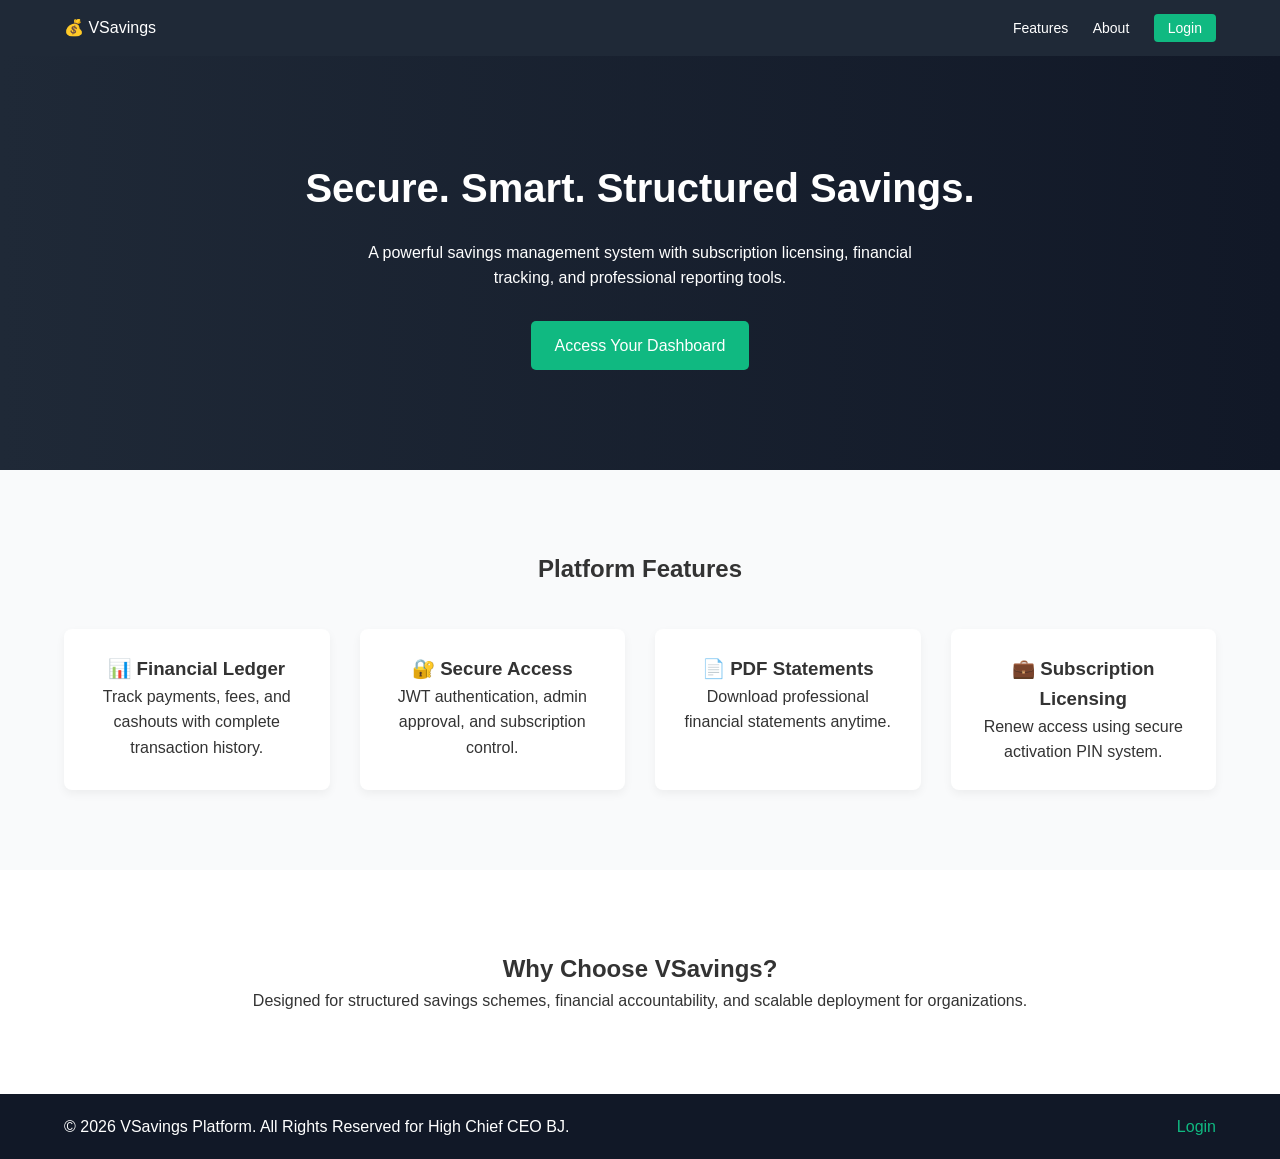
<file: frontend/index.html>
<!DOCTYPE html>
<html lang="en">
<head>
    <meta charset="UTF-8">
    <title>Secure Savings Platform</title>
    <meta name="viewport" content="width=device-width, initial-scale=1.0">
    <link rel="stylesheet" href="/frontend/css/style.css">
</head>
<body>

    <!-- NAVIGATION -->
    <header class="navbar">
        <div class="container nav-flex">
            <div class="logo">💰 VSavings</div>
            <nav>
                <a href="#features">Features</a>
                <a href="#about">About</a>
                <a href="login.html" class="btn-login">Login</a>
            </nav>
        </div>
    </header>

    <!-- HERO SECTION -->
    <section class="hero">
        <div class="container hero-content">
            <h1>Secure. Smart. Structured Savings.</h1>
            <p>
                A powerful savings management system with subscription licensing,
                financial tracking, and professional reporting tools.
            </p>
            <a href="login.html" class="btn-primary">Access Your Dashboard</a>
        </div>
    </section>

    <!-- FEATURES -->
    <section class="features" id="features">
        <div class="container">
            <h2>Platform Features</h2>
            <div class="feature-grid">

                <div class="feature-card">
                    <h3>📊 Financial Ledger</h3>
                    <p>Track payments, fees, and cashouts with complete transaction history.</p>
                </div>

                <div class="feature-card">
                    <h3>🔐 Secure Access</h3>
                    <p>JWT authentication, admin approval, and subscription control.</p>
                </div>

                <div class="feature-card">
                    <h3>📄 PDF Statements</h3>
                    <p>Download professional financial statements anytime.</p>
                </div>

                <div class="feature-card">
                    <h3>💼 Subscription Licensing</h3>
                    <p>Renew access using secure activation PIN system.</p>
                </div>

            </div>
        </div>
    </section>

    <!-- ABOUT -->
    <section class="about" id="about">
        <div class="container">
            <h2>Why Choose VSavings?</h2>
            <p>
                Designed for structured savings schemes, financial accountability,
                and scalable deployment for organizations.
            </p>
        </div>
    </section>

    <!-- FOOTER -->
    <footer>
        <div class="container footer-flex">
            <p>© 2026 VSavings Platform. All Rights Reserved for High Chief CEO BJ.</p>
            <a href="login.html">Login</a>
        </div>
    </footer>

</body>
</html>
</file>
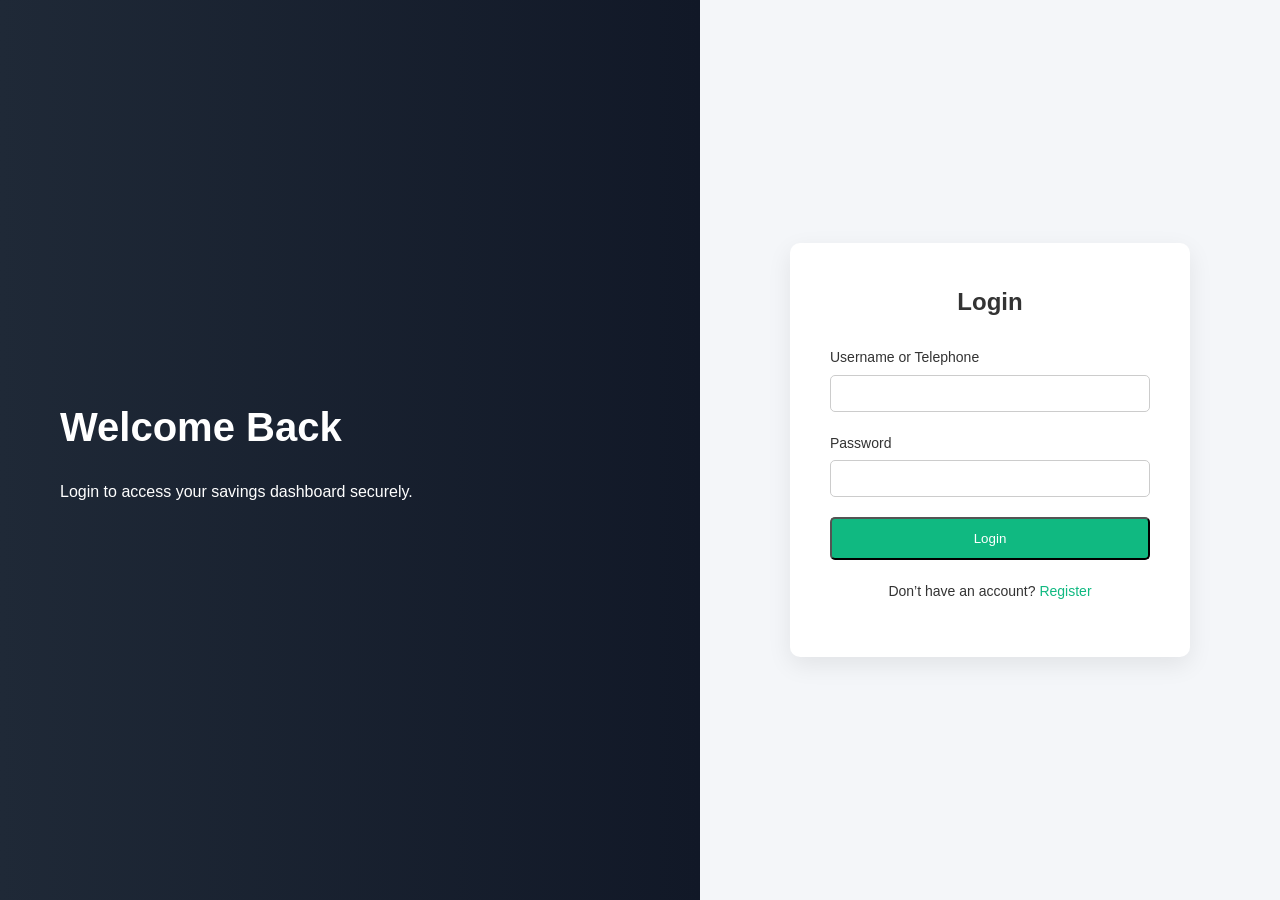
<file: frontend/cashout.html>
<!DOCTYPE html>

<html lang="en">
<head>
    <meta charset="UTF-8">
    <title>Cashout | VSavings</title>
    <meta name="viewport" content="width=device-width, initial-scale=1.0">
    <link rel="stylesheet" href="css/style.css">
</head>
<body>

<div class="dashboard-wrapper">

```
<!-- SIDEBAR -->
<aside class="sidebar">
    <div class="sidebar-logo">💰 VSavings</div>

    <nav class="sidebar-nav">
        <a href="dashboard.html">Dashboard</a>
        <a href="make-payment.html">Make Payment</a>
        <a href="cashout.html" class="active">Cashout</a>
        <a href="transactions.html">Transaction History</a>
        <a href="profile.html">Profile</a>
        <a href="subscription.html">Subscription</a>
        <a href="#" id="logoutBtn">Logout</a>
    </nav>
</aside>

<!-- MAIN CONTENT -->
<div class="main-content">

    <header class="topbar">
        <h2>Request Cashout</h2>
    </header>

    <section class="cashout-section">

        <!-- BALANCE CARD -->
        <div class="balance-card">
            <h3>Available Balance</h3>

            <p id="availableBalance" class="balance-amount">₦ 0</p>

            <small>Administrative fee applies upon cashout.</small>
        </div>

        <!-- CASHOUT FORM -->
        <div class="cashout-card">
            <form id="cashoutForm">

                <div class="form-group">
                    <label>Enter Amount to Withdraw (₦)</label>

                    <input
                        type="number"
                        id="cashoutAmount"
                        placeholder="Enter amount"
                        required
                    >
                </div>

                <div class="warning-box">
                    ⚠ If November payment is not approved,
                    a total of 20% will be deducted.
                    Otherwise, only 10% administrative fee applies.
                </div>

                <button type="submit" class="btn-primary full-width">
                    Submit Cashout Request
                </button>

            </form>
        </div>

    </section>

</div>
```

</div>

<script>

const token = localStorage.getItem("access");

if(!token){
    window.location.href = "login.html";
}


// LOAD REAL BALANCE
fetch("http://127.0.0.1:8000/api/savings/summary/", {

    method: "GET",

    headers:{
        "Authorization": "Bearer " + token
    }

})
.then(response => {

    if(response.status === 403){

        return response.json().then(data=>{

            if(data.detail === "Subscription expired."){
                window.location.href="subscription.html"
            }

        });

    }

    return response.json()

})
.then(data=>{

    if(!data) return

    document.getElementById("availableBalance").innerText =
        "₦ " + data.available_balance

})
.catch(error=>{
    console.log(error)
})




// CASHOUT REQUEST
const form = document.getElementById("cashoutForm")

form.addEventListener("submit", function(e){

    e.preventDefault()

    const amount = document.getElementById("cashoutAmount").value


    fetch("http://127.0.0.1:8000/api/savings/cashouts/",{

        method:"POST",

        headers:{
            "Content-Type":"application/json",
            "Authorization":"Bearer "+token
        },

        body: JSON.stringify({
            requested_amount: amount
        })

    })
    .then(response=>response.json())

    .then(data=>{

        alert("Cashout request submitted successfully. Await admin approval.")

        form.reset()

    })
    .catch(error=>{

        console.log(error)

        alert("Error submitting cashout request")

    })

})




// LOGOUT
document.getElementById("logoutBtn")
.addEventListener("click", function(){

    localStorage.removeItem("access")
    localStorage.removeItem("refresh")

    window.location.href="login.html"

})

</script>

</body>
</html>
</file>
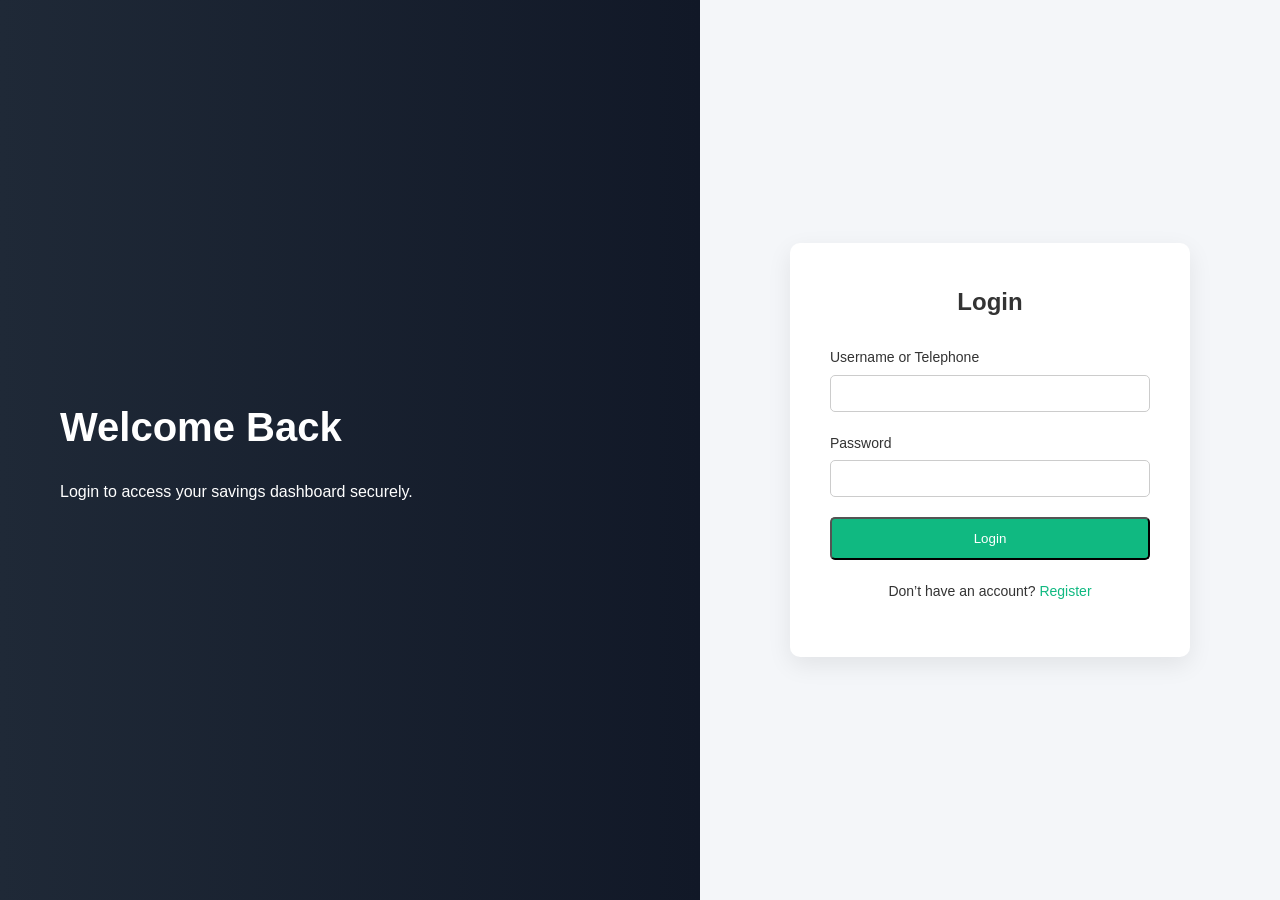
<file: frontend/dashboard.html>
<!DOCTYPE html>
<html lang="en">
<head>
    <meta charset="UTF-8">
    <title>Dashboard | VSavings</title>
    <meta name="viewport" content="width=device-width, initial-scale=1.0">
    <link rel="stylesheet" href="/frontend/css/style.css">
</head>
<body>

<div class="dashboard-wrapper">

    <!-- SIDEBAR -->
    <aside class="sidebar">
        <div class="sidebar-logo">💰 VSavings</div>

        <nav class="sidebar-nav">
            <a href="#" class="active">Dashboard</a>
            <a href="/frontend/make-payment.html">Make Payment</a>
            <a href="/frontend/cashout.html">Cashout</a>
            <a href="/frontend/transactions.html">Transaction History</a>
            <a href="/frontend/profile.html">Profile</a>
            <a href="subscription.html">Subscription</a>
            <a href="#" id="logoutBtn">Logout</a>
        </nav>
    </aside>

    <!-- MAIN CONTENT -->
    <div class="main-content">

        <!-- TOP BAR -->
        <header class="topbar">
            <h2 id="welcomeText">Welcome</h2>
            <div class="topbar-right">
                <span id="statusText">Status: Active</span>
            </div>
        </header>

        <!-- DASHBOARD CONTENT -->
        <section class="dashboard-content">

            <!-- SUMMARY CARDS -->
            <div class="card-grid">

                <div class="dashboard-card">
                    <h3>Total Savings</h3>
                    <p id="totalPayments">₦ 0</p>
                </div>

                <div class="dashboard-card">
                    <h3>Total Fees</h3>
                    <p id="totalFees">₦ 0</p>
                </div>

                <div class="dashboard-card">
                    <h3>Total Cashouts</h3>
                    <p id="totalCashouts">₦ 0</p>
                </div>

                <div class="dashboard-card highlight">
                    <h3>Available Balance</h3>
                    <p id="availableBalance">₦ 0</p>
                </div>

            </div>

            <!-- RECENT TRANSACTIONS -->
            <div class="recent-transactions">
                <h3>Recent Transactions</h3>

                <table>
                    <thead>
                        <tr>
                            <th>Date</th>
                            <th>Type</th>
                            <th>Amount</th>
                            <th>Reference</th>
                        </tr>
                    </thead>
                    <tbody id="recentTransactions">
                        <!-- JS will insert rows here -->
                    </tbody>
                </table>

            </div>

        </section>

    </div>

</div>

<script src="/frontend/js/dashboard.js"></script>

</body>
</html>
</file>
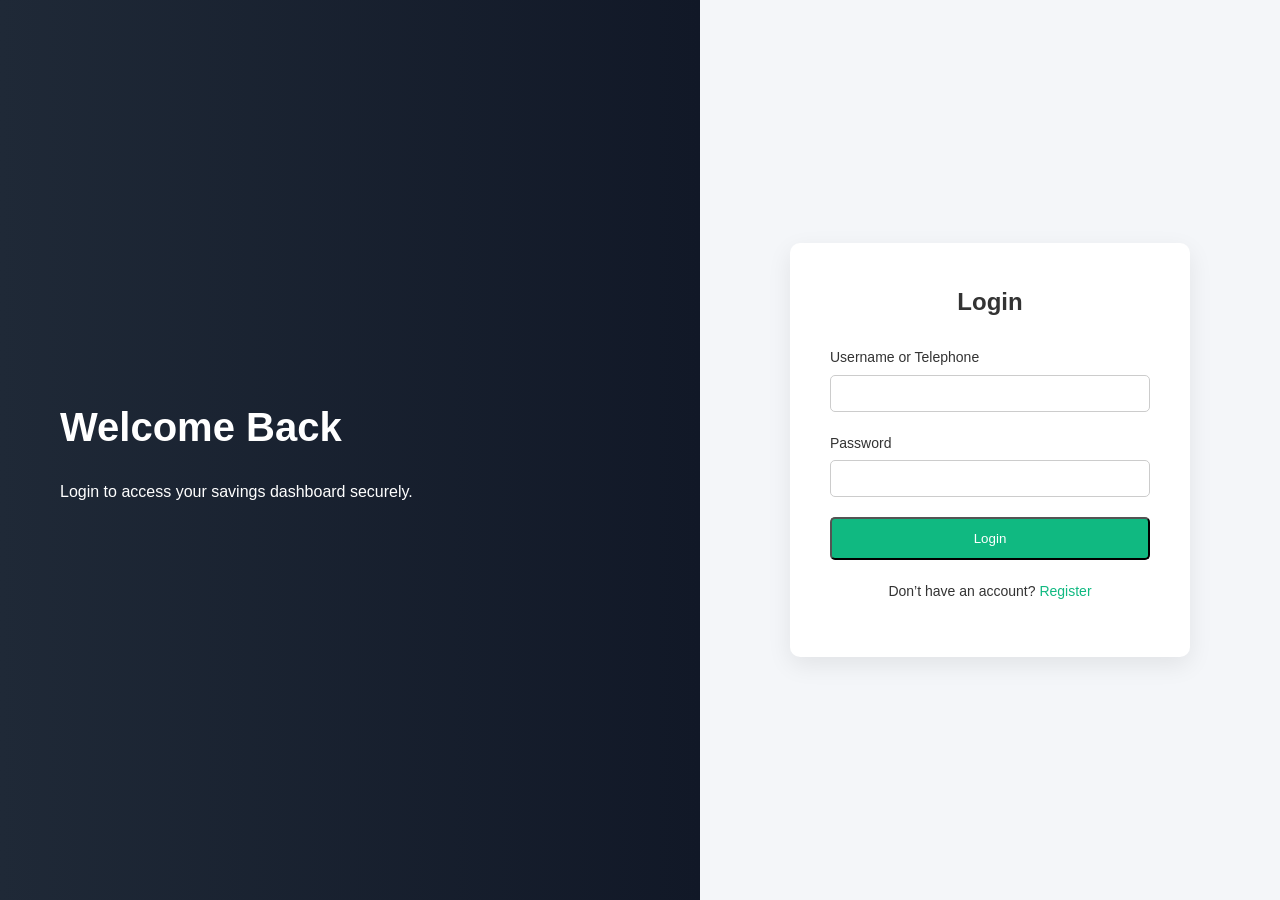
<file: frontend/login.html>
<!DOCTYPE html>
<html lang="en">
<head>
    <meta charset="UTF-8">
    <title>Login | VSavings</title>
    <meta name="viewport" content="width=device-width, initial-scale=1.0">
    <link rel="stylesheet" href="/frontend/css/style.css">
</head>
<body class="login-body">

<div class="login-wrapper">

    <div class="login-left">
        <h1>Welcome Back</h1>
        <p>
            Login to access your savings dashboard securely.
        </p>
    </div>

    <div class="login-right">
        <div class="login-card">
            <h2>Login</h2>

            <form id="loginForm">

                <div class="input-group">
                    <label>Username or Telephone</label>
                    <input type="text" id="username" required>
                </div>

                <div class="input-group">
                    <label>Password</label>
                    <input type="password" id="password" required>
                </div>

                <button type="submit" class="btn-primary full-width">
                    Login
                </button>

                <p class="login-footer">
                    Don’t have an account?
                    <a href="register.html">Register</a>
                </p>

            </form>

            <div id="loginMessage" class="message"></div>

        </div>
    </div>

</div>

<script src="/frontend/js/login.js"></script>

</body>
</html>
</file>
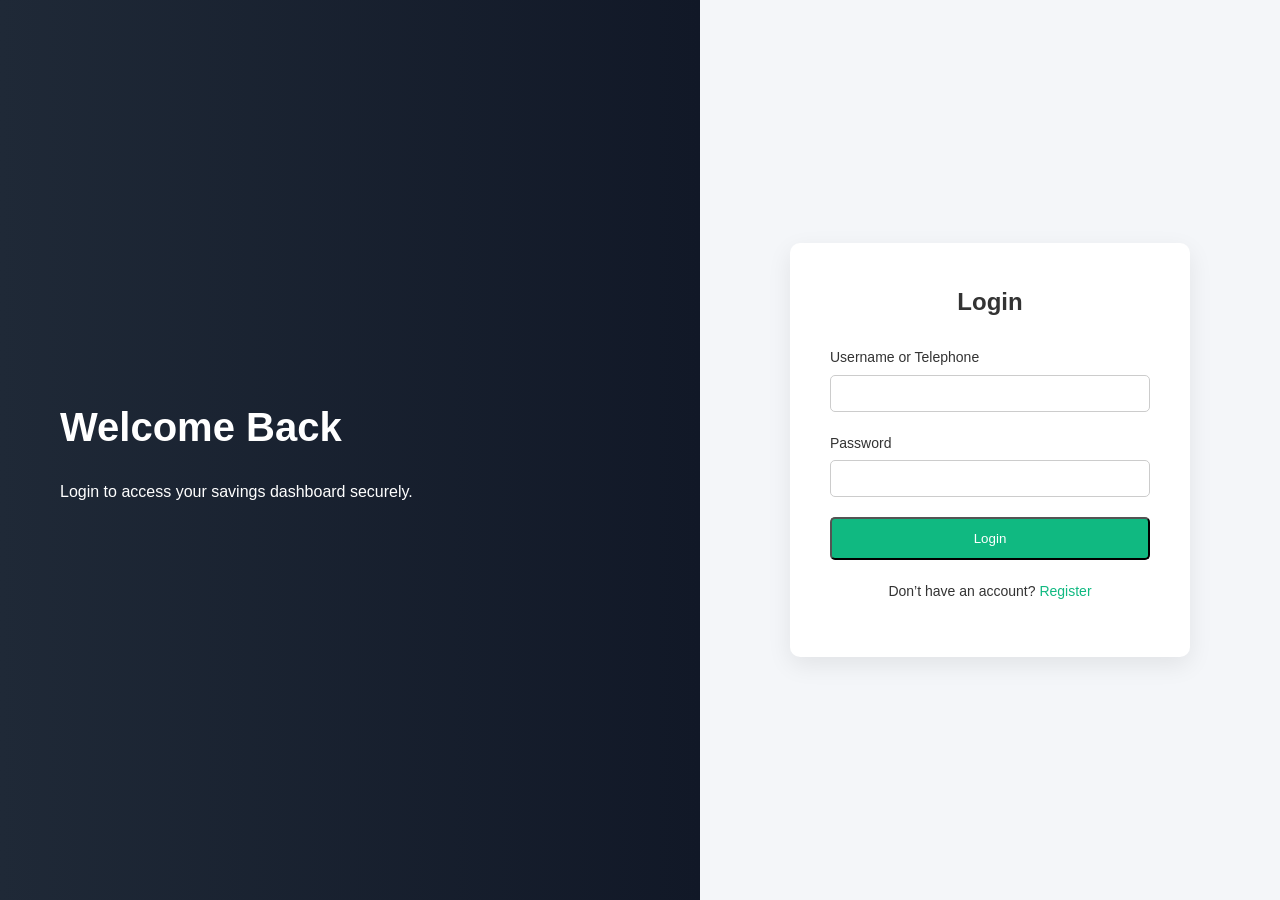
<file: frontend/make-payment.html>
<!DOCTYPE html>
<html lang="en">
<head>
    <meta charset="UTF-8">
    <title>Make Payment | VSavings</title>
    <meta name="viewport" content="width=device-width, initial-scale=1.0">
    <link rel="stylesheet" href="/frontend/css/style.css">
</head>
<body>

<div class="dashboard-wrapper">

    <!-- SIDEBAR -->
    <aside class="sidebar">
        <div class="sidebar-logo">💰 VSavings</div>

        <nav class="sidebar-nav">
            <a href="dashboard.html">Dashboard</a>
            <a href="make-payment.html" class="active">Make Payment</a>
            <a href="/frontend/cashout.html">Cashout</a>
            <a href="/frontend/transactions.html">Transaction History</a>
            <a href="/frontend/profile.html">Profile</a>
            <a href="#">Subscription</a>
            <a href="logout">Logout</a>
        </nav>
    </aside>

    <!-- MAIN CONTENT -->
    <div class="main-content">

        <header class="topbar">
            <h2>Make Savings Payment</h2>
        </header>

        <section class="payment-section">

            <!-- ACCOUNT DETAILS -->
            <div class="account-box">
                <h3>Official Payment Account</h3>
                <p><strong>Bank Name:</strong> Access Bank</p>
                <p><strong>Account Name:</strong> VSavings Platform</p>
                <p><strong>Account Number:</strong> 0123456789</p>
            </div>

            <!-- PAYMENT FORM -->
            <div class="payment-card">
      <form id="paymentForm">

<div class="form-group">
<label>Select Month</label>

<select id="month" required>
<option value="">-- Select Month --</option>
<option value="1">January</option>
<option value="2">February</option>
<option value="3">March</option>
<option value="4">April</option>
<option value="5">May</option>
<option value="6">June</option>
<option value="7">July</option>
<option value="8">August</option>
<option value="9">September</option>
<option value="10">October</option>
<option value="11">November</option>
<option value="12">December</option>
</select>

</div>


<div class="form-group">
<label>Amount (₦)</label>

<input
type="number"
id="amount"
placeholder="Enter amount"
required
>

</div>


<div class="form-group">
<label>Upload Payment Slip</label>

<input
type="file"
id="slip"
accept=".jpg,.jpeg,.png,.pdf"
required
>

<small>Accepted formats: JPG, PNG, PDF (Max 5MB)</small>

</div>


<button
type="submit"
class="btn-primary full-width"
>
Submit Payment
</button>

</form>
            </div>

        </section>

    </div>

</div>
<script src="/frontend/js/payment.js"></script>

</body>
</html>
</file>
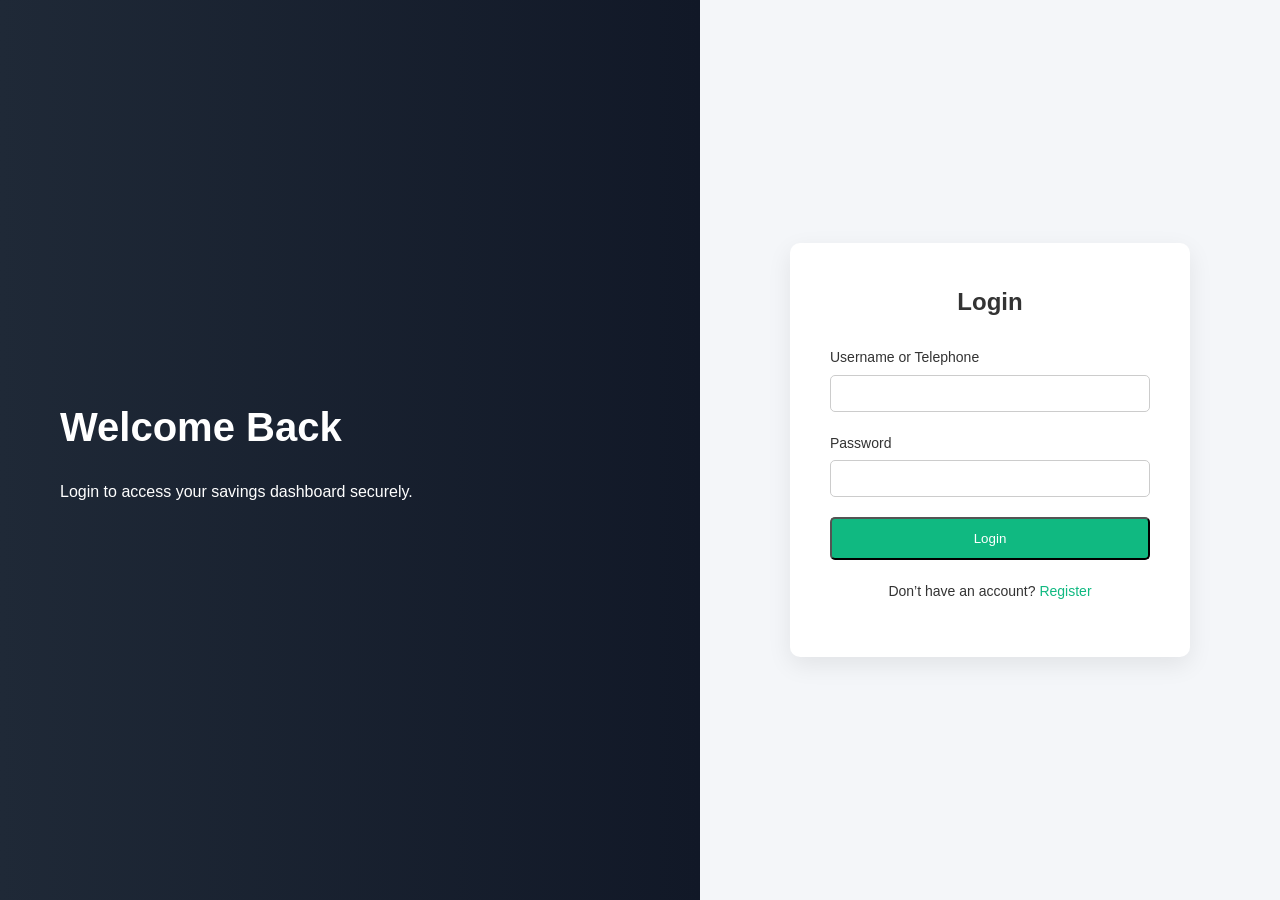
<file: frontend/profile.html>
<!DOCTYPE html>
<html lang="en">
<head>
<meta charset="UTF-8">
<title>Profile | VSavings</title>
<meta name="viewport" content="width=device-width, initial-scale=1.0">
<link rel="stylesheet" href="css/style.css">
</head>

<body>

<div class="dashboard-wrapper">

<!-- SIDEBAR -->
<aside class="sidebar">
<div class="sidebar-logo">💰 VSavings</div>

<nav class="sidebar-nav">
<a href="dashboard.html">Dashboard</a>
<a href="make-payment.html">Make Payment</a>
<a href="cashout.html">Cashout</a>
<a href="transactions.html">Transaction History</a>
<a href="profile.html" class="active">Profile</a>
<a href="subscription.html">Subscription</a>
<a href="#" id="logoutBtn">Logout</a>
</nav>
</aside>


<!-- MAIN CONTENT -->
<div class="main-content">

<header class="topbar">
<h2>My Profile</h2>
</header>

<section class="profile-section">

<div class="profile-grid">

<!-- PROFILE INFO -->
<div class="profile-card">

<div class="profile-picture">

<img id="profileImage" width="120" height="120" style="border-radius:50%">

<input type="file" id="profilePicture">

</div>

<h3>Personal Information</h3>

<div id="successMessage" style="color:green; margin-bottom:10px;"></div>

<form id="profileForm">

<div class="form-group">
<label>Full Name</label>
<input type="text" id="full_name">
</div>

<div class="form-group">
<label>Telephone</label>
<input type="text" id="telephone">
</div>

<div class="form-group">
<label>Address</label>
<input type="text" id="address">
</div>

<h3>Bank Details</h3>

<div class="form-group">
<label>Bank Name</label>
<input type="text" id="bank_name">
</div>

<div class="form-group">
<label>Account Number</label>
<input type="text" id="bank_account_number">
</div>

<button type="submit" class="btn-primary" id="updateBtn">
Update Profile
</button>

</form>

</div>



<!-- PASSWORD CHANGE -->
<div class="profile-card">

<h3>Change Password</h3>

<form id="passwordForm">

<div class="form-group">
<label>Current Password</label>
<input type="password" id="current_password">
</div>

<div class="form-group">
<label>New Password</label>
<input type="password" id="new_password">
</div>

<div class="form-group">
<label>Confirm New Password</label>
<input type="password" id="confirm_password">
</div>

<button type="submit" class="btn-primary">
Change Password
</button>

</form>

</div>

</div>

</section>

</div>
</div>


<script>

const API_BASE = "http://127.0.0.1:8000/api"
const token = localStorage.getItem("access")

if(!token){
window.location.href = "login.html"
}


/* LOAD PROFILE */

async function loadProfile(){

try{

const res = await fetch(`${API_BASE}/accounts/profile/`,{
headers:{
Authorization:`Bearer ${token}`
}
})

const data = await res.json()

document.getElementById("full_name").value = data.full_name || ""
document.getElementById("telephone").value = data.telephone || ""
document.getElementById("address").value = data.address || ""
document.getElementById("bank_name").value = data.bank_name || ""
document.getElementById("bank_account_number").value = data.bank_account_number || ""

if(data.profile_picture){
document.getElementById("profileImage").src = data.profile_picture
}

}catch(error){

console.log("Error loading profile", error)

}

}

loadProfile()



/* UPDATE PROFILE */

document.getElementById("profileForm").addEventListener("submit", async function(e){

e.preventDefault()

const btn = document.getElementById("updateBtn")
btn.disabled = true
btn.innerText = "Saving..."

const formData = new FormData()

formData.append("full_name",document.getElementById("full_name").value)
formData.append("telephone",document.getElementById("telephone").value)
formData.append("address",document.getElementById("address").value)
formData.append("bank_name",document.getElementById("bank_name").value)
formData.append("bank_account_number",document.getElementById("bank_account_number").value)

const file = document.getElementById("profilePicture").files[0]

if(file){
formData.append("profile_picture",file)
}

try{

const response = await fetch(`${API_BASE}/accounts/profile/`,{
method:"PATCH",
headers:{
Authorization:`Bearer ${token}`
},
body:formData
})

if(response.ok){

document.getElementById("successMessage").innerText = "✓ Profile updated successfully"

await loadProfile()

}else{

document.getElementById("successMessage").innerText = "Error updating profile"

}

}catch(error){

console.log(error)

}

btn.disabled = false
btn.innerText = "Update Profile"

})



/* CHANGE PASSWORD */

document.getElementById("passwordForm").addEventListener("submit", async function(e){

e.preventDefault()

const current = document.getElementById("current_password").value
const newpass = document.getElementById("new_password").value
const confirm = document.getElementById("confirm_password").value

if(newpass !== confirm){
alert("Passwords do not match")
return
}

await fetch(`${API_BASE}/accounts/change-password/`,{
method:"POST",
headers:{
"Content-Type":"application/json",
Authorization:`Bearer ${token}`
},
body:JSON.stringify({
current_password:current,
new_password:newpass
})
})

alert("Password changed successfully")

})



/* LOGOUT */

document.getElementById("logoutBtn").onclick = function(){

localStorage.removeItem("access")
localStorage.removeItem("refresh")

window.location.href = "login.html"

}

</script>


</body>
</html>
</file>
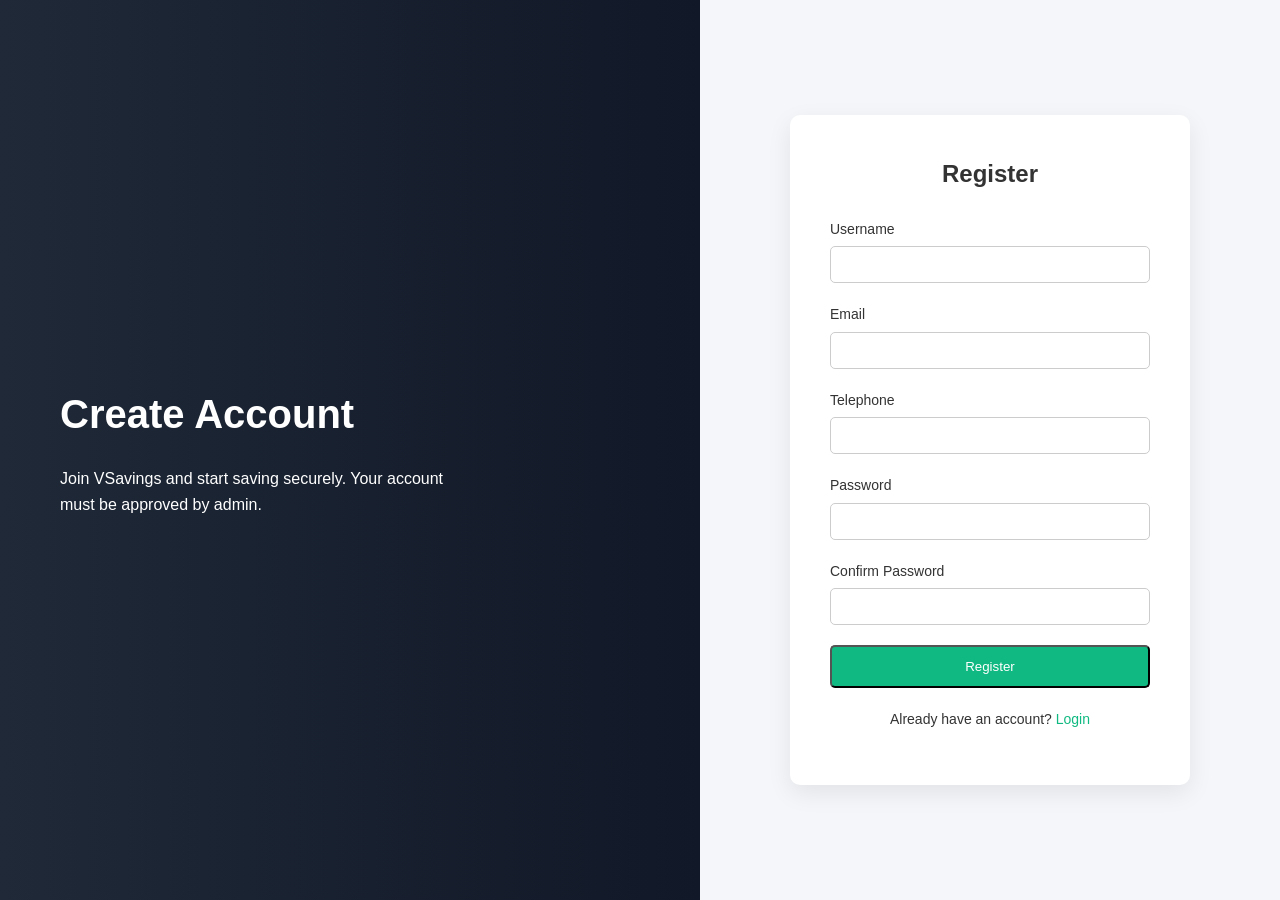
<file: frontend/register.html>
<!DOCTYPE html>
<html lang="en">
<head>
    <meta charset="UTF-8">
    <title>Register | VSavings</title>
    <meta name="viewport" content="width=device-width, initial-scale=1.0">
    <link rel="stylesheet" href="/frontend/css/style.css">
</head>
<body class="login-body">

<div class="login-wrapper">

    <div class="login-left">
        <h1>Create Account</h1>
        <p>
            Join VSavings and start saving securely.
            Your account must be approved by admin.
        </p>
    </div>

    <div class="login-right">
        <div class="login-card">
            <h2>Register</h2>

            <form id="registerForm">

                <div class="input-group">
                    <label>Username</label>
                    <input type="text" id="username" required>
                </div>

                <div class="input-group">
                    <label>Email</label>
                    <input type="email" id="email" required>
                </div>

                <div class="input-group">
                    <label>Telephone</label>
                    <input type="text" id="telephone" required>
                </div>

                <div class="input-group">
                    <label>Password</label>
                    <input type="password" id="password" required>
                </div>

                <div class="input-group">
                    <label>Confirm Password</label>
                    <input type="password" id="confirmPassword" required>
                </div>

                <button type="submit" class="btn-primary full-width">
                    Register
                </button>

                <p class="login-footer">
                    Already have an account?
                    <a href="login.html">Login</a>
                </p>

            </form>

            <div id="registerMessage" class="message"></div>

        </div>
    </div>

</div>

<script src="/frontend/js/register.js"></script>

</body>
</html>
</file>
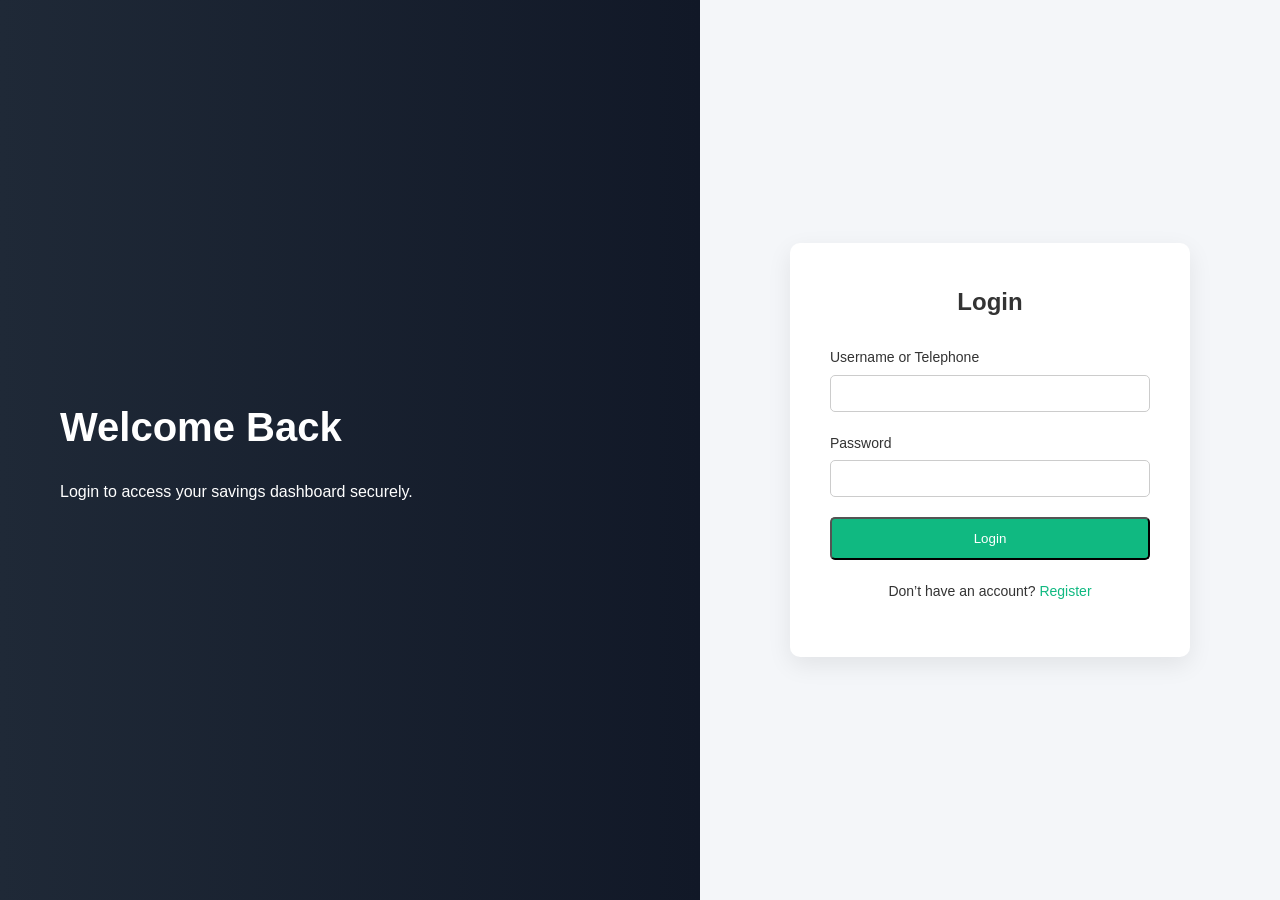
<file: frontend/subscription.html>
<!DOCTYPE html>
<html lang="en">
<head>
<meta charset="UTF-8">
<title>Subscription Renewal | VSavings</title>
<meta name="viewport" content="width=device-width, initial-scale=1.0">
<link rel="stylesheet" href="css/style.css">

<style>

.subscription-wrapper{
height:100vh;
display:flex;
align-items:center;
justify-content:center;
background:#f4f6f9;
}

.subscription-card{
background:white;
padding:40px;
border-radius:10px;
width:400px;
max-width:90%;
text-align:center;
box-shadow:0 10px 25px rgba(0,0,0,0.1);
}

.subscription-card h2{
margin-bottom:10px;
}

.subscription-card p{
color:#666;
margin-bottom:25px;
}

.subscription-card input{
width:100%;
padding:12px;
margin-bottom:15px;
border:1px solid #ccc;
border-radius:5px;
font-size:16px;
}

.subscription-card button{
width:100%;
padding:12px;
background:#2c3e50;
color:white;
border:none;
border-radius:5px;
font-size:16px;
cursor:pointer;
}

.subscription-card button:hover{
background:#1a252f;
}

</style>
</head>

<body>

<div class="subscription-wrapper">

<div class="subscription-card">

<h2>Subscription Expired</h2>

<p>Your VSavings subscription has expired.<br>
Enter your renewal PIN to continue.</p>

<input type="text" id="licenseKey" placeholder="Enter Subscription PIN">

<button type="button" id="activateBtn">
Activate Subscription
</button>

</div>

</div>

<script>

const API_BASE = "http://127.0.0.1:8000/api"
const token = localStorage.getItem("access")

/* Protect page */
if(!token){
window.location.href = "login.html"
}

/* ===============================
   ACTIVATE SUBSCRIPTION
================================*/

document.getElementById("activateBtn").addEventListener("click", async function(){

const key = document.getElementById("licenseKey").value.trim()

if(key === ""){
alert("PIN code is required")
return
}

try{

const res = await fetch(`${API_BASE}/subscription/activate/`,{
method:"POST",
headers:{
"Content-Type":"application/json",
"Authorization":"Bearer " + token
},
body:JSON.stringify({
license_key:key
})
})

const data = await res.json()

if(res.ok){

alert("Subscription activated successfully")

window.location.href="dashboard.html"

}else{

console.log(data)

alert(data.detail || "Invalid subscription PIN")

}

}catch(error){

console.error(error)

alert("Server connection error")

}

})

</script>

</body>
</html>
</file>
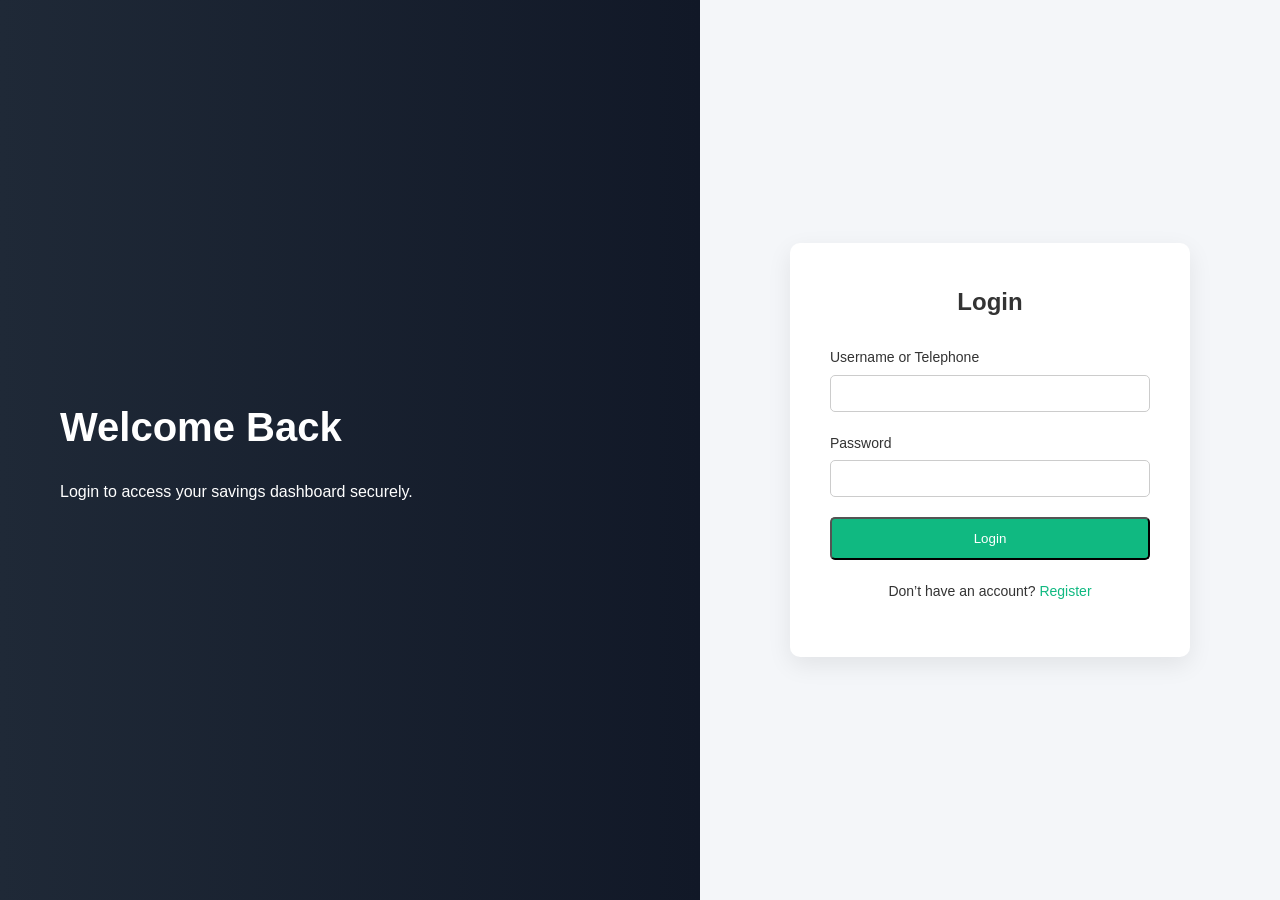
<file: frontend/transactions.html>
<!DOCTYPE html>
<html lang="en">
<head>
<meta charset="UTF-8">
<title>Transaction History | VSavings</title>
<meta name="viewport" content="width=device-width, initial-scale=1.0">
<link rel="stylesheet" href="css/style.css">
</head>

<body>

<div class="dashboard-wrapper">

<!-- SIDEBAR -->
<aside class="sidebar">
<div class="sidebar-logo">💰 VSavings</div>

<nav class="sidebar-nav">
<a href="dashboard.html">Dashboard</a>
<a href="make-payment.html">Make Payment</a>
<a href="cashout.html">Cashout</a>
<a href="transactions.html" class="active">Transaction History</a>
<a href="profile.html">Profile</a>
<a href="subscription.html">Subscription</a>
<a href="#" id="logoutBtn">Logout</a>
</nav>
</aside>


<!-- MAIN CONTENT -->
<div class="main-content">

<header class="topbar">
<h2>Transaction History</h2>
</header>


<!-- SUMMARY CARDS -->
<div class="card-grid">

<div class="dashboard-card">
<h3>Total Payments</h3>
<p id="totalPayments">₦0</p>
</div>

<div class="dashboard-card">
<h3>Total Fees</h3>
<p id="totalFees">₦0</p>
</div>

<div class="dashboard-card">
<h3>Total Cashouts</h3>
<p id="totalCashouts">₦0</p>
</div>

<div class="dashboard-card highlight">
<h3>Available Balance</h3>
<p id="availableBalance">₦0</p>
</div>

</div>



<!-- TRANSACTION TABLE -->
<div class="recent-transactions">

<table>

<thead>
<tr>
<th>Date</th>
<th>Type</th>
<th>Amount</th>
<th>Reference</th>
</tr>
</thead>

<tbody id="transactionTable">
</tbody>

</table>

</div>

</div>
</div>


<script>

const API_BASE = "http://127.0.0.1:8000/api"

const token = localStorage.getItem("access")

if(!token){
window.location.href = "login.html"
}


async function loadTransactions(){

try{

/* GET PAYMENTS */
const paymentsRes = await fetch(`${API_BASE}/savings/payments/`,{
headers:{Authorization:`Bearer ${token}`}
})

const payments = await paymentsRes.json()


/* GET CASHOUTS */
const cashoutsRes = await fetch(`${API_BASE}/savings/cashouts/`,{
headers:{Authorization:`Bearer ${token}`}
})

const cashouts = await cashoutsRes.json()


let totalPayments = 0
let totalCashouts = 0
let totalFees = 0

const table = document.getElementById("transactionTable")

table.innerHTML = ""


/* PAYMENTS */
payments.forEach(p=>{

totalPayments += Number(p.amount)

table.innerHTML += `
<tr>
<td>${p.created_at || "-"}</td>
<td>Payment</td>
<td>₦ ${p.amount}</td>
<td>PAY-${p.id}</td>
</tr>
`

})


/* CASHOUTS */
cashouts.forEach(c=>{

totalCashouts += Number(c.net_amount)
totalFees += Number(c.fee_amount)

table.innerHTML += `
<tr>
<td>${c.created_at || "-"}</td>
<td>Cashout</td>
<td>₦ ${c.net_amount}</td>
<td>CASH-${c.id}</td>
</tr>
`

table.innerHTML += `
<tr>
<td>${c.created_at || "-"}</td>
<td>Fee</td>
<td>₦ ${c.fee_amount}</td>
<td>FEE-${c.id}</td>
</tr>
`

})


const balance = totalPayments - totalCashouts - totalFees


document.getElementById("totalPayments").innerText = "₦ " + totalPayments
document.getElementById("totalCashouts").innerText = "₦ " + totalCashouts
document.getElementById("totalFees").innerText = "₦ " + totalFees
document.getElementById("availableBalance").innerText = "₦ " + balance

}catch(error){

console.log(error)

}

}


loadTransactions()



/* LOGOUT */

document.getElementById("logoutBtn").onclick = function(){

localStorage.removeItem("access")
localStorage.removeItem("refresh")

window.location.href = "login.html"

}

</script>


</body>
</html>
</file>
<file: frontend/css/style.css>
/* RESET */
* {
    margin: 0;
    padding: 0;
    box-sizing: border-box;
}

body {
    font-family: Arial, Helvetica, sans-serif;
    line-height: 1.6;
    color: #333;
}

/* CONTAINER */
.container {
    width: 90%;
    max-width: 1200px;
    margin: auto;
}

/* NAVBAR */
.navbar {
    background: #1f2937;
    padding: 15px 0;
    color: white;
}

.nav-flex {
    display: flex;
    justify-content: space-between;
    align-items: center;
}

.navbar nav a {
    color: white;
    text-decoration: none;
    margin-left: 20px;
    font-size: 14px;
}

.btn-login {
    padding: 6px 14px;
    background: #10b981;
    border-radius: 4px;
}

/* HERO */
.hero {
    background: linear-gradient(to right, #1f2937, #111827);
    color: white;
    padding: 100px 0;
    text-align: center;
}

.hero h1 {
    font-size: 40px;
    margin-bottom: 20px;
}

.hero p {
    max-width: 600px;
    margin: auto;
    margin-bottom: 30px;
}

.btn-primary {
    display: inline-block;
    padding: 12px 24px;
    background: #10b981;
    color: white;
    text-decoration: none;
    border-radius: 5px;
}

/* FEATURES */
.features {
    padding: 80px 0;
    background: #f9fafb;
    text-align: center;
}

.features h2 {
    margin-bottom: 40px;
}

.feature-grid {
    display: grid;
    grid-template-columns: repeat(auto-fit, minmax(250px, 1fr));
    gap: 30px;
}

.feature-card {
    background: white;
    padding: 25px;
    border-radius: 8px;
    box-shadow: 0 4px 10px rgba(0,0,0,0.05);
}

/* ABOUT */
.about {
    padding: 80px 0;
    text-align: center;
}

/* FOOTER */
footer {
    background: #111827;
    color: white;
    padding: 20px 0;
}

.footer-flex {
    display: flex;
    justify-content: space-between;
    align-items: center;
}

footer a {
    color: #10b981;
    text-decoration: none;
}

/* RESPONSIVE */
@media (max-width: 768px) {
    .hero h1 {
        font-size: 28px;
    }

    .nav-flex {
        flex-direction: column;
        gap: 10px;
    }

    .footer-flex {
        flex-direction: column;
        gap: 10px;
        text-align: center;
    }
}

/* ============================= */
/* LOGIN PAGE */
/* ============================= */

.login-body {
    background: #f4f6f9;
}

.login-wrapper {
    display: flex;
    min-height: 100vh;
}

/* LEFT SIDE */
.login-left {
    flex: 1;
    background: linear-gradient(to right, #1f2937, #111827);
    color: white;
    display: flex;
    flex-direction: column;
    justify-content: center;
    padding: 60px;
}

.login-left h1 {
    font-size: 40px;
    margin-bottom: 20px;
}

.login-left p {
    max-width: 400px;
}

/* RIGHT SIDE */
.login-right {
    flex: 1;
    display: flex;
    justify-content: center;
    align-items: center;
}

.login-card {
    background: white;
    width: 90%;
    max-width: 400px;
    padding: 40px;
    border-radius: 10px;
    box-shadow: 0 8px 25px rgba(0,0,0,0.08);
}

.login-card h2 {
    margin-bottom: 25px;
    text-align: center;
}

.input-group {
    margin-bottom: 20px;
}

.input-group label {
    display: block;
    margin-bottom: 6px;
    font-size: 14px;
}

.input-group input {
    width: 100%;
    padding: 10px;
    border-radius: 5px;
    border: 1px solid #ccc;
}

.full-width {
    width: 100%;
}

.login-footer {
    margin-top: 20px;
    text-align: center;
    font-size: 14px;
}

.login-footer a {
    color: #10b981;
    text-decoration: none;
}

.message {
    margin-top: 15px;
    text-align: center;
    font-size: 14px;
}

/* RESPONSIVE */
@media (max-width: 900px) {
    .login-wrapper {
        flex-direction: column;
    }

    .login-left {
        text-align: center;
        padding: 40px 20px;
    }
}
/* ============================= */
/* DASHBOARD LAYOUT */
/* ============================= */

.dashboard-wrapper {
    display: flex;
    min-height: 100vh;
    background: #f4f6f9;
}

/* SIDEBAR */
.sidebar {
    width: 240px;
    background: #111827;
    color: white;
    padding: 20px;
}

.sidebar-logo {
    font-size: 20px;
    font-weight: bold;
    margin-bottom: 30px;
}

.sidebar-nav a {
    display: block;
    color: #cbd5e1;
    text-decoration: none;
    padding: 10px;
    border-radius: 5px;
    margin-bottom: 5px;
    font-size: 14px;
}

.sidebar-nav a:hover,
.sidebar-nav a.active {
    background: #10b981;
    color: white;
}

/* MAIN CONTENT */
.main-content {
    flex: 1;
    padding: 30px;
}

/* TOPBAR */
.topbar {
    display: flex;
    justify-content: space-between;
    align-items: center;
    margin-bottom: 30px;
}

/* CARDS */
.card-grid {
    display: grid;
    grid-template-columns: repeat(auto-fit, minmax(200px, 1fr));
    gap: 20px;
    margin-bottom: 40px;
}

.dashboard-card {
    background: white;
    padding: 20px;
    border-radius: 8px;
    box-shadow: 0 6px 15px rgba(0,0,0,0.05);
}

.dashboard-card h3 {
    font-size: 14px;
    margin-bottom: 10px;
}

.dashboard-card p {
    font-size: 20px;
    font-weight: bold;
}

.dashboard-card.highlight {
    background: #10b981;
    color: white;
}

/* TRANSACTION TABLE */
.recent-transactions {
    background: white;
    padding: 20px;
    border-radius: 8px;
    box-shadow: 0 6px 15px rgba(0,0,0,0.05);
}

.recent-transactions table {
    width: 100%;
    border-collapse: collapse;
    margin-top: 15px;
}

.recent-transactions th,
.recent-transactions td {
    padding: 10px;
    text-align: left;
    border-bottom: 1px solid #eee;
}

.recent-transactions th {
    font-size: 13px;
    color: #555;
}

/* RESPONSIVE */
@media (max-width: 900px) {

    .sidebar {
        display: none;
    }

    .main-content {
        padding: 15px;
    }

    .topbar {
        flex-direction: column;
        align-items: flex-start;
        gap: 10px;
    }
}
/* ============================= */
/* MAKE PAYMENT PAGE */
/* ============================= */

.payment-section {
    display: grid;
    grid-template-columns: 1fr 2fr;
    gap: 30px;
}

.account-box {
    background: #ffffff;
    padding: 20px;
    border-radius: 8px;
    box-shadow: 0 6px 15px rgba(0,0,0,0.05);
}

.account-box h3 {
    margin-bottom: 15px;
}

.payment-card {
    background: white;
    padding: 30px;
    border-radius: 8px;
    box-shadow: 0 6px 15px rgba(0,0,0,0.05);
}

.form-group {
    margin-bottom: 20px;
}

.form-group label {
    display: block;
    margin-bottom: 6px;
    font-size: 14px;
}

.form-group input,
.form-group select {
    width: 100%;
    padding: 10px;
    border-radius: 5px;
    border: 1px solid #ccc;
}

.form-group small {
    font-size: 12px;
    color: #666;
}

/* Responsive */
@media (max-width: 900px) {
    .payment-section {
        grid-template-columns: 1fr;
    }
}

/* ============================= */
/* CASHOUT PAGE */
/* ============================= */

.cashout-section {
    display: grid;
    grid-template-columns: 1fr 2fr;
    gap: 30px;
}

.balance-card {
    background: #ffffff;
    padding: 25px;
    border-radius: 8px;
    box-shadow: 0 6px 15px rgba(0,0,0,0.05);
    text-align: center;
}

.balance-amount {
    font-size: 28px;
    font-weight: bold;
    margin: 15px 0;
    color: #10b981;
}

.cashout-card {
    background: white;
    padding: 30px;
    border-radius: 8px;
    box-shadow: 0 6px 15px rgba(0,0,0,0.05);
}

.warning-box {
    background: #fff4e5;
    border-left: 4px solid #f59e0b;
    padding: 15px;
    font-size: 14px;
    margin-bottom: 20px;
    border-radius: 5px;
}

/* Responsive */
@media (max-width: 900px) {
    .cashout-section {
        grid-template-columns: 1fr;
    }
}

/* ============================= */
/* TRANSACTION HISTORY PAGE */
/* ============================= */

.history-summary {
    display: grid;
    grid-template-columns: repeat(auto-fit, minmax(180px, 1fr));
    gap: 20px;
    margin-bottom: 30px;
}

.summary-item {
    background: white;
    padding: 20px;
    border-radius: 8px;
    box-shadow: 0 6px 15px rgba(0,0,0,0.05);
}

.summary-item h4 {
    font-size: 13px;
    margin-bottom: 8px;
}

.summary-item p {
    font-size: 18px;
    font-weight: bold;
}

.summary-item.highlight {
    background: #10b981;
    color: white;
}

/* FILTER BAR */
.filter-bar {
    display: flex;
    gap: 15px;
    margin-bottom: 20px;
    flex-wrap: wrap;
}

.filter-bar select {
    padding: 8px;
    border-radius: 5px;
    border: 1px solid #ccc;
}

.small-btn {
    padding: 8px 15px;
    font-size: 13px;
}

/* TABLE */
.transaction-table-card {
    background: white;
    padding: 20px;
    border-radius: 8px;
    box-shadow: 0 6px 15px rgba(0,0,0,0.05);
}

.transaction-table-card table {
    width: 100%;
    border-collapse: collapse;
}

.transaction-table-card th,
.transaction-table-card td {
    padding: 10px;
    border-bottom: 1px solid #eee;
    font-size: 14px;
}

.transaction-table-card th {
    color: #555;
    font-size: 13px;
}

/* BADGES */
.badge {
    padding: 4px 8px;
    border-radius: 12px;
    font-size: 12px;
    color: white;
}

.badge.approved {
    background: #10b981;
}

.badge.pending {
    background: #f59e0b;
}

/* Responsive */
@media (max-width: 768px) {

    .filter-bar {
        flex-direction: column;
    }

    .transaction-table-card {
        overflow-x: auto;
    }
}

/* ============================= */
/* PROFILE PAGE */
/* ============================= */

.profile-section {
    display: grid;
    grid-template-columns: 2fr 1fr;
    gap: 30px;
}

.profile-card,
.password-card {
    background: white;
    padding: 30px;
    border-radius: 8px;
    box-shadow: 0 6px 15px rgba(0,0,0,0.05);
}

.profile-picture {
    text-align: center;
    margin-bottom: 20px;
}

.profile-picture img {
    width: 120px;
    height: 120px;
    border-radius: 50%;
    object-fit: cover;
    margin-bottom: 10px;
}

.form-row {
    display: flex;
    gap: 20px;
}

.form-row .form-group {
    flex: 1;
}

.profile-card h3,
.password-card h3 {
    margin: 20px 0 15px;
}

/* Responsive */
@media (max-width: 900px) {
    .profile-section {
        grid-template-columns: 1fr;
    }

    .form-row {
        flex-direction: column;
    }
}
</file>
